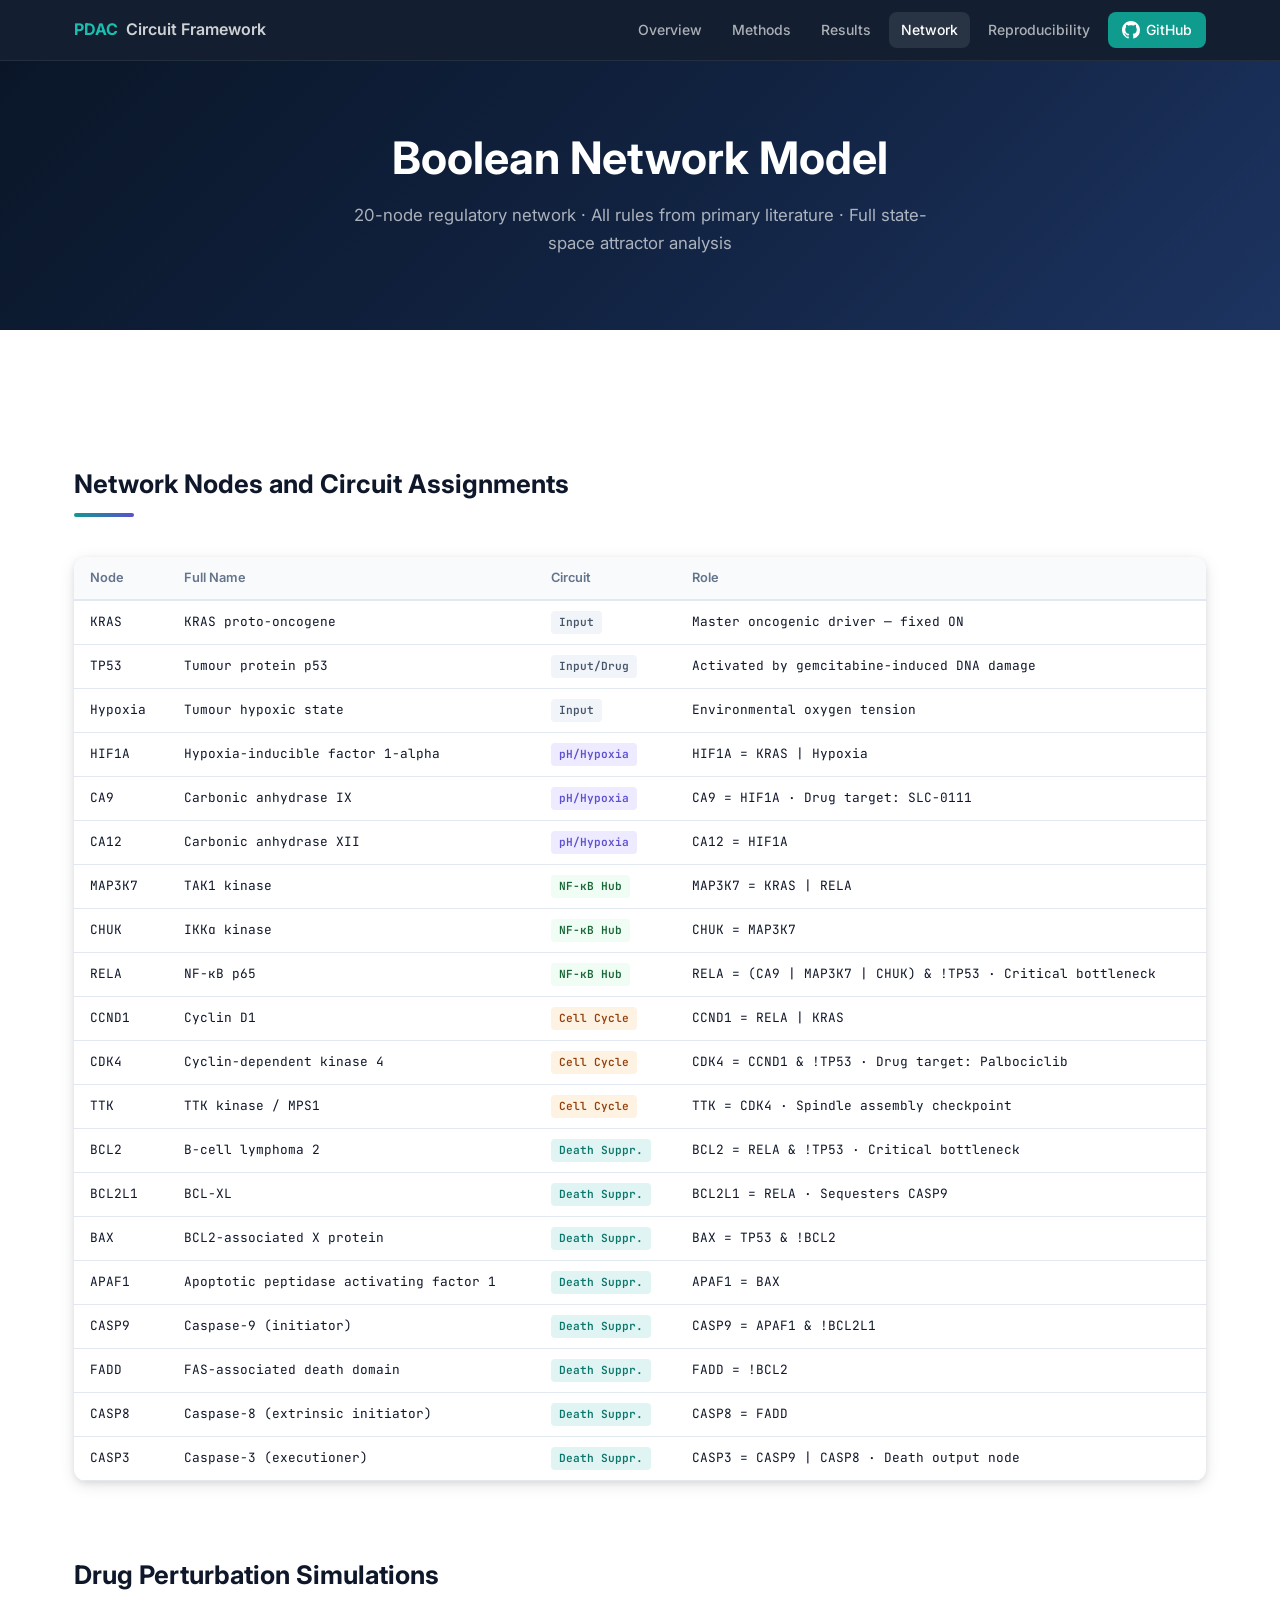
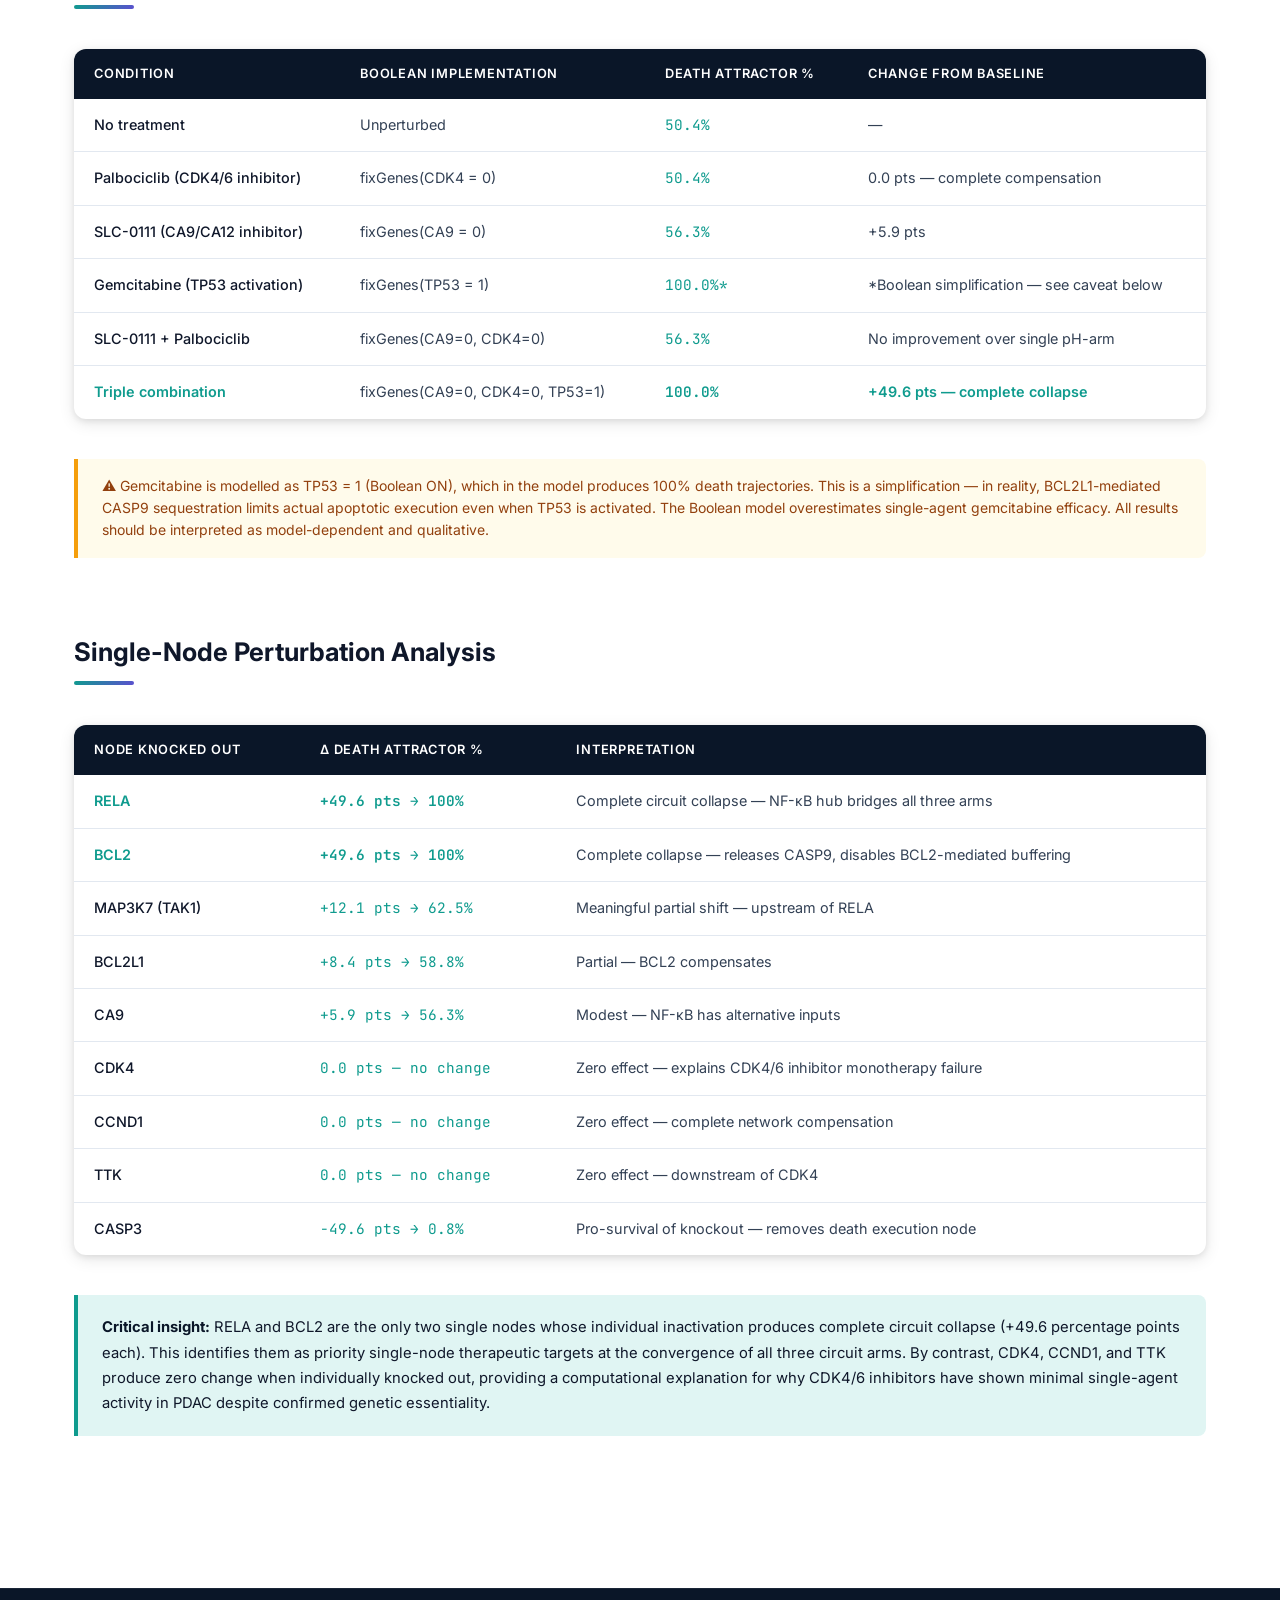
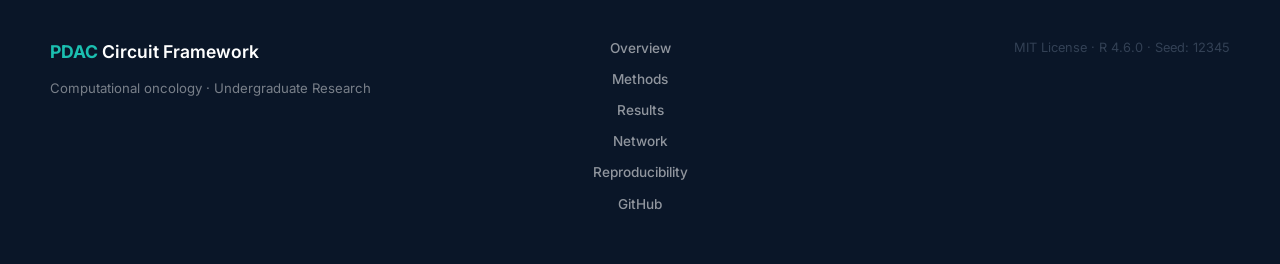
<file: docs/pages/network.html>
<!DOCTYPE html>
<html lang="en">
<head>
<meta charset="UTF-8"/>
<meta name="viewport" content="width=device-width,initial-scale=1.0"/>
<title>Network | PDAC Circuit Framework</title>
<link rel="stylesheet" href="../assets/css/main.css"/>
<link href="https://fonts.googleapis.com/css2?family=Inter:wght@300;400;500;600;700&family=JetBrains+Mono:wght@400;500&display=swap" rel="stylesheet"/>
</head>
<body>
<nav class="navbar">
  <div class="nav-inner">
    <div class="nav-brand"><span class="brand-accent">PDAC</span><span class="brand-text"> Circuit Framework</span></div>
    <div class="nav-links">
      <a href="../index.html">Overview</a>
      <a href="methods.html">Methods</a>
      <a href="results.html">Results</a>
      <a href="network.html" class="active">Network</a>
      <a href="reproducibility.html">Reproducibility</a>
      <a href="https://github.com/[YOUR-USERNAME]/pdac-circuit-framework" target="_blank" class="nav-github">
        <svg width="18" height="18" viewBox="0 0 24 24" fill="currentColor"><path d="M12 0C5.37 0 0 5.37 0 12c0 5.31 3.435 9.795 8.205 11.385.6.105.825-.255.825-.57 0-.285-.015-1.23-.015-2.235-3.015.555-3.795-.735-4.035-1.41-.135-.345-.72-1.41-1.23-1.695-.42-.225-1.02-.78-.015-.795.945-.015 1.62.87 1.845 1.23 1.08 1.815 2.805 1.305 3.495.99.105-.78.42-1.305.765-1.605-2.67-.3-5.46-1.335-5.46-5.925 0-1.305.465-2.385 1.23-3.225-.12-.3-.54-1.53.12-3.18 0 0 1.005-.315 3.3 1.23.96-.27 1.98-.405 3-.405s2.04.135 3 .405c2.295-1.56 3.3-1.23 3.3-1.23.66 1.65.24 2.88.12 3.18.765.84 1.23 1.905 1.23 3.225 0 4.605-2.805 5.625-5.475 5.925.435.375.81 1.095.81 2.22 0 1.605-.015 2.895-.015 3.3 0 .315.225.69.825.57A12.02 12.02 0 0024 12c0-6.63-5.37-12-12-12z"/></svg>GitHub</a>
    </div>
  </div>
</nav>

<div class="page-header">
  <h1>Boolean Network Model</h1>
  <p>20-node regulatory network · All rules from primary literature · Full state-space attractor analysis</p>
</div>

<div class="container" style="padding-top:60px;padding-bottom:80px;">

  <div class="result-section">
    <div class="result-section-title">Network Nodes and Circuit Assignments</div>
    <div class="result-section-divider"></div>
    <div class="results-table-container">
      <table class="network-table">
        <thead><tr><th>Node</th><th>Full Name</th><th>Circuit</th><th>Role</th></tr></thead>
        <tbody>
          <tr><td>KRAS</td><td>KRAS proto-oncogene</td><td><span class="tag tag-input">Input</span></td><td>Master oncogenic driver — fixed ON</td></tr>
          <tr><td>TP53</td><td>Tumour protein p53</td><td><span class="tag tag-input">Input/Drug</span></td><td>Activated by gemcitabine-induced DNA damage</td></tr>
          <tr><td>Hypoxia</td><td>Tumour hypoxic state</td><td><span class="tag tag-input">Input</span></td><td>Environmental oxygen tension</td></tr>
          <tr><td>HIF1A</td><td>Hypoxia-inducible factor 1-alpha</td><td><span class="tag tag-ph">pH/Hypoxia</span></td><td>HIF1A = KRAS | Hypoxia</td></tr>
          <tr><td>CA9</td><td>Carbonic anhydrase IX</td><td><span class="tag tag-ph">pH/Hypoxia</span></td><td>CA9 = HIF1A · Drug target: SLC-0111</td></tr>
          <tr><td>CA12</td><td>Carbonic anhydrase XII</td><td><span class="tag tag-ph">pH/Hypoxia</span></td><td>CA12 = HIF1A</td></tr>
          <tr><td>MAP3K7</td><td>TAK1 kinase</td><td><span class="tag tag-nfkb">NF-κB Hub</span></td><td>MAP3K7 = KRAS | RELA</td></tr>
          <tr><td>CHUK</td><td>IKKα kinase</td><td><span class="tag tag-nfkb">NF-κB Hub</span></td><td>CHUK = MAP3K7</td></tr>
          <tr><td>RELA</td><td>NF-κB p65</td><td><span class="tag tag-nfkb">NF-κB Hub</span></td><td>RELA = (CA9 | MAP3K7 | CHUK) & !TP53 · Critical bottleneck</td></tr>
          <tr><td>CCND1</td><td>Cyclin D1</td><td><span class="tag tag-cycle">Cell Cycle</span></td><td>CCND1 = RELA | KRAS</td></tr>
          <tr><td>CDK4</td><td>Cyclin-dependent kinase 4</td><td><span class="tag tag-cycle">Cell Cycle</span></td><td>CDK4 = CCND1 & !TP53 · Drug target: Palbociclib</td></tr>
          <tr><td>TTK</td><td>TTK kinase / MPS1</td><td><span class="tag tag-cycle">Cell Cycle</span></td><td>TTK = CDK4 · Spindle assembly checkpoint</td></tr>
          <tr><td>BCL2</td><td>B-cell lymphoma 2</td><td><span class="tag tag-death">Death Suppr.</span></td><td>BCL2 = RELA & !TP53 · Critical bottleneck</td></tr>
          <tr><td>BCL2L1</td><td>BCL-XL</td><td><span class="tag tag-death">Death Suppr.</span></td><td>BCL2L1 = RELA · Sequesters CASP9</td></tr>
          <tr><td>BAX</td><td>BCL2-associated X protein</td><td><span class="tag tag-death">Death Suppr.</span></td><td>BAX = TP53 & !BCL2</td></tr>
          <tr><td>APAF1</td><td>Apoptotic peptidase activating factor 1</td><td><span class="tag tag-death">Death Suppr.</span></td><td>APAF1 = BAX</td></tr>
          <tr><td>CASP9</td><td>Caspase-9 (initiator)</td><td><span class="tag tag-death">Death Suppr.</span></td><td>CASP9 = APAF1 & !BCL2L1</td></tr>
          <tr><td>FADD</td><td>FAS-associated death domain</td><td><span class="tag tag-death">Death Suppr.</span></td><td>FADD = !BCL2</td></tr>
          <tr><td>CASP8</td><td>Caspase-8 (extrinsic initiator)</td><td><span class="tag tag-death">Death Suppr.</span></td><td>CASP8 = FADD</td></tr>
          <tr><td>CASP3</td><td>Caspase-3 (executioner)</td><td><span class="tag tag-death">Death Suppr.</span></td><td>CASP3 = CASP9 | CASP8 · Death output node</td></tr>
        </tbody>
      </table>
    </div>
  </div>

  <div class="result-section">
    <div class="result-section-title">Drug Perturbation Simulations</div>
    <div class="result-section-divider"></div>
    <div class="results-table-container">
      <table class="results-table">
        <thead><tr><th>Condition</th><th>Boolean Implementation</th><th>Death Attractor %</th><th>Change from Baseline</th></tr></thead>
        <tbody>
          <tr><td>No treatment</td><td>Unperturbed</td><td class="mono">50.4%</td><td>—</td></tr>
          <tr><td>Palbociclib (CDK4/6 inhibitor)</td><td>fixGenes(CDK4 = 0)</td><td class="mono">50.4%</td><td>0.0 pts — complete compensation</td></tr>
          <tr><td>SLC-0111 (CA9/CA12 inhibitor)</td><td>fixGenes(CA9 = 0)</td><td class="mono">56.3%</td><td>+5.9 pts</td></tr>
          <tr><td>Gemcitabine (TP53 activation)</td><td>fixGenes(TP53 = 1)</td><td class="mono">100.0%*</td><td>*Boolean simplification — see caveat below</td></tr>
          <tr><td>SLC-0111 + Palbociclib</td><td>fixGenes(CA9=0, CDK4=0)</td><td class="mono">56.3%</td><td>No improvement over single pH-arm</td></tr>
          <tr><td class="highlight">Triple combination</td><td>fixGenes(CA9=0, CDK4=0, TP53=1)</td><td class="mono highlight">100.0%</td><td class="highlight">+49.6 pts — complete collapse</td></tr>
        </tbody>
      </table>
    </div>
    <div class="warning-box" style="margin-top:16px;"><p>⚠ Gemcitabine is modelled as TP53 = 1 (Boolean ON), which in the model produces 100% death trajectories. This is a simplification — in reality, BCL2L1-mediated CASP9 sequestration limits actual apoptotic execution even when TP53 is activated. The Boolean model overestimates single-agent gemcitabine efficacy. All results should be interpreted as model-dependent and qualitative.</p></div>
  </div>

  <div class="result-section">
    <div class="result-section-title">Single-Node Perturbation Analysis</div>
    <div class="result-section-divider"></div>
    <div class="results-table-container">
      <table class="results-table">
        <thead><tr><th>Node knocked out</th><th>Δ Death attractor %</th><th>Interpretation</th></tr></thead>
        <tbody>
          <tr><td class="highlight">RELA</td><td class="mono highlight">+49.6 pts → 100%</td><td>Complete circuit collapse — NF-κB hub bridges all three arms</td></tr>
          <tr><td class="highlight">BCL2</td><td class="mono highlight">+49.6 pts → 100%</td><td>Complete collapse — releases CASP9, disables BCL2-mediated buffering</td></tr>
          <tr><td>MAP3K7 (TAK1)</td><td class="mono">+12.1 pts → 62.5%</td><td>Meaningful partial shift — upstream of RELA</td></tr>
          <tr><td>BCL2L1</td><td class="mono">+8.4 pts → 58.8%</td><td>Partial — BCL2 compensates</td></tr>
          <tr><td>CA9</td><td class="mono">+5.9 pts → 56.3%</td><td>Modest — NF-κB has alternative inputs</td></tr>
          <tr><td>CDK4</td><td class="mono">0.0 pts — no change</td><td>Zero effect — explains CDK4/6 inhibitor monotherapy failure</td></tr>
          <tr><td>CCND1</td><td class="mono">0.0 pts — no change</td><td>Zero effect — complete network compensation</td></tr>
          <tr><td>TTK</td><td class="mono">0.0 pts — no change</td><td>Zero effect — downstream of CDK4</td></tr>
          <tr><td>CASP3</td><td class="mono">−49.6 pts → 0.8%</td><td>Pro-survival of knockout — removes death execution node</td></tr>
        </tbody>
      </table>
    </div>
    <div class="finding-box" style="margin-top:20px;">
      <p><strong>Critical insight:</strong> RELA and BCL2 are the only two single nodes whose individual inactivation produces complete circuit collapse (+49.6 percentage points each). This identifies them as priority single-node therapeutic targets at the convergence of all three circuit arms. By contrast, CDK4, CCND1, and TTK produce zero change when individually knocked out, providing a computational explanation for why CDK4/6 inhibitors have shown minimal single-agent activity in PDAC despite confirmed genetic essentiality.</p>
    </div>
  </div>

</div>

<footer class="footer">
  <div class="footer-inner">
    <div class="footer-left"><div class="footer-brand"><span class="brand-accent">PDAC</span> Circuit Framework</div><p class="footer-desc">Computational oncology · Undergraduate Research</p></div>
    <div class="footer-links">
      <a href="../index.html">Overview</a><a href="methods.html">Methods</a><a href="results.html">Results</a>
      <a href="network.html">Network</a><a href="reproducibility.html">Reproducibility</a>
      <a href="https://github.com/[YOUR-USERNAME]/pdac-circuit-framework" target="_blank">GitHub</a>
    </div>
    <div class="footer-right"><p>MIT License · R 4.6.0 · Seed: 12345</p></div>
  </div>
</footer>
</body>
</html>
</file>
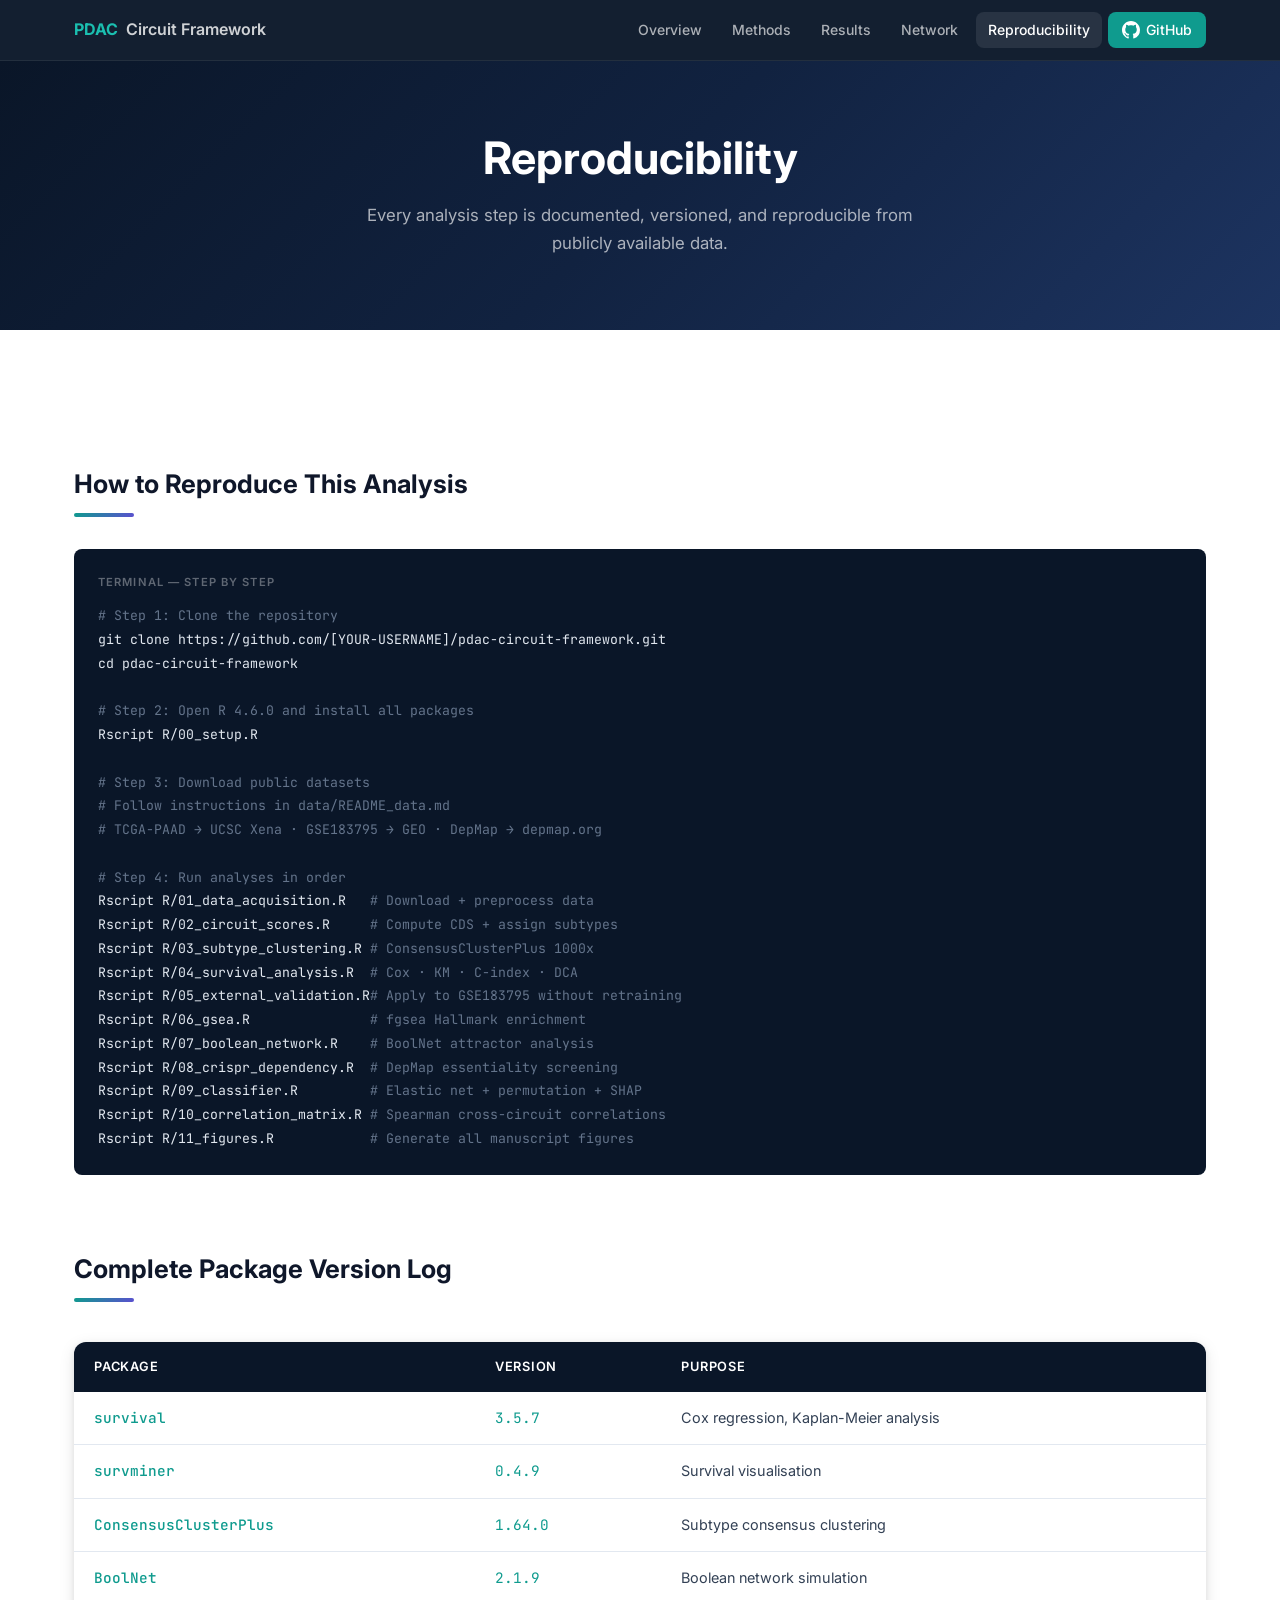
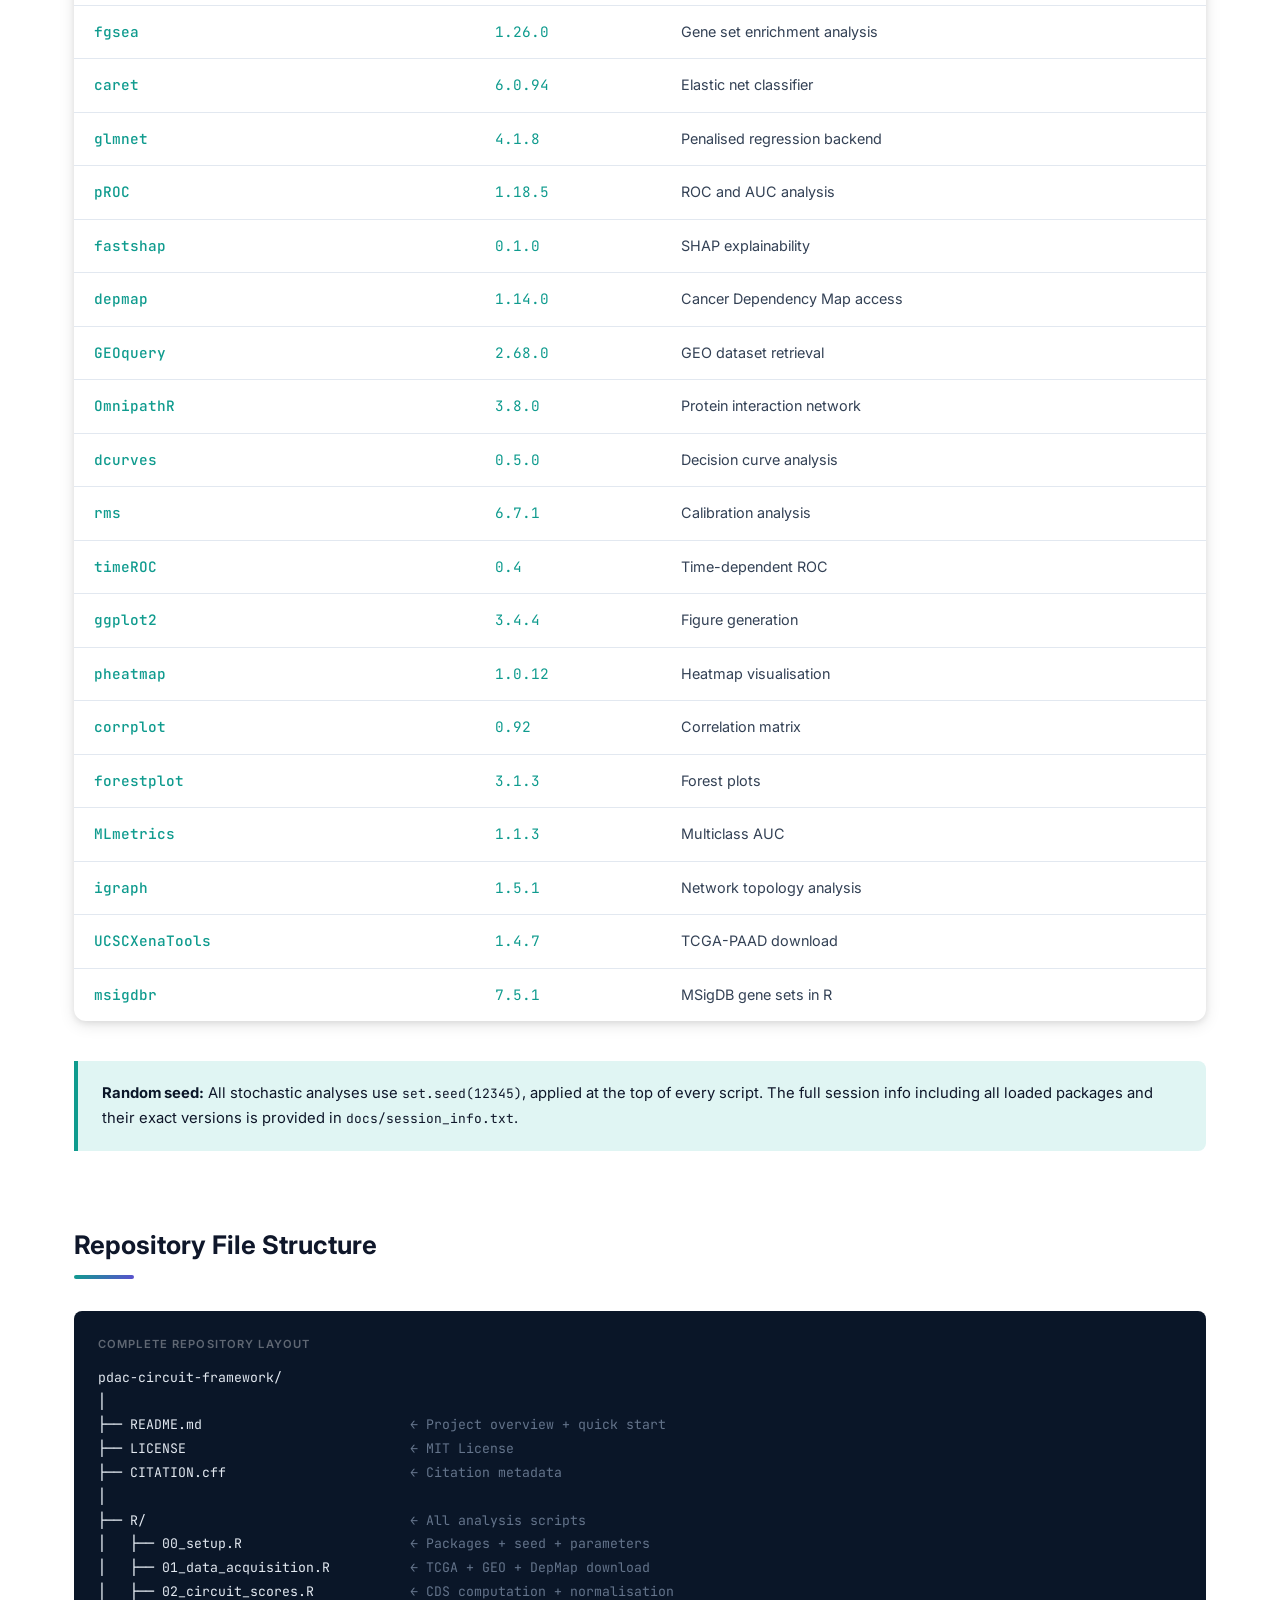
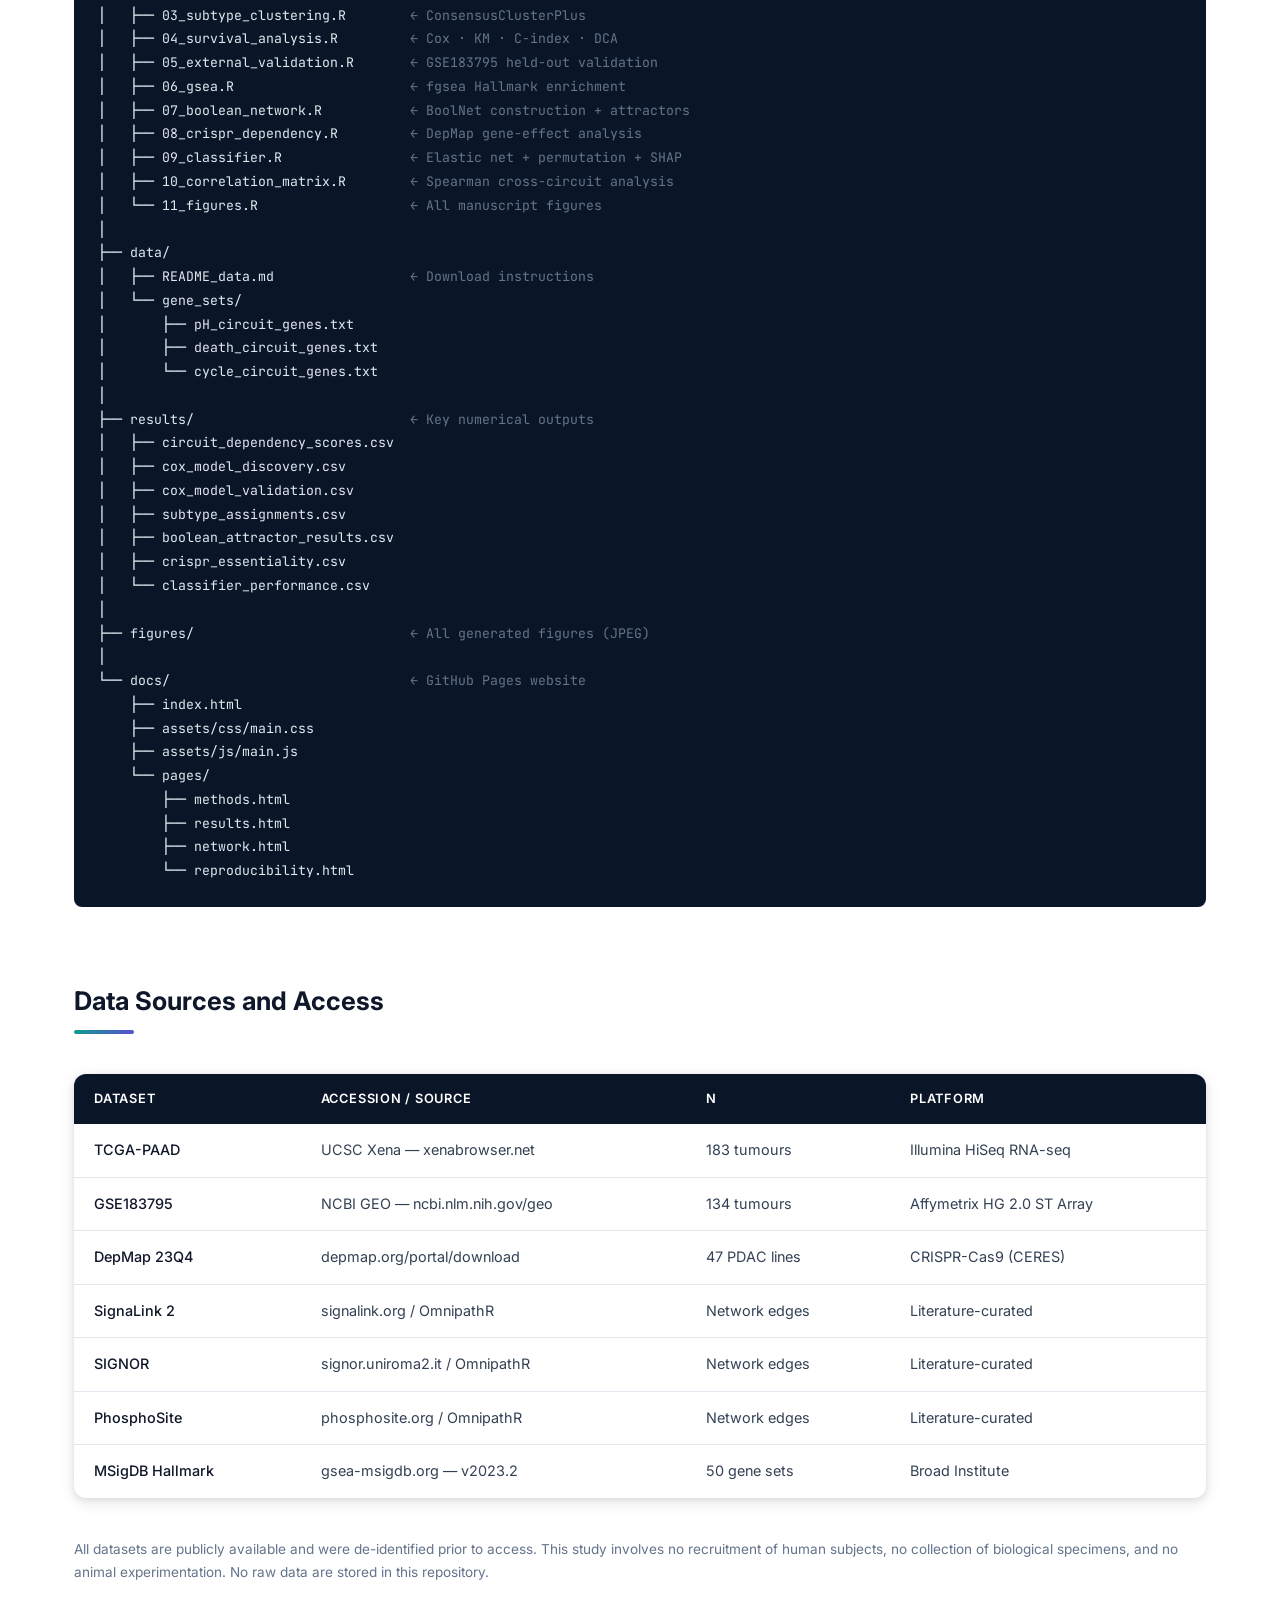
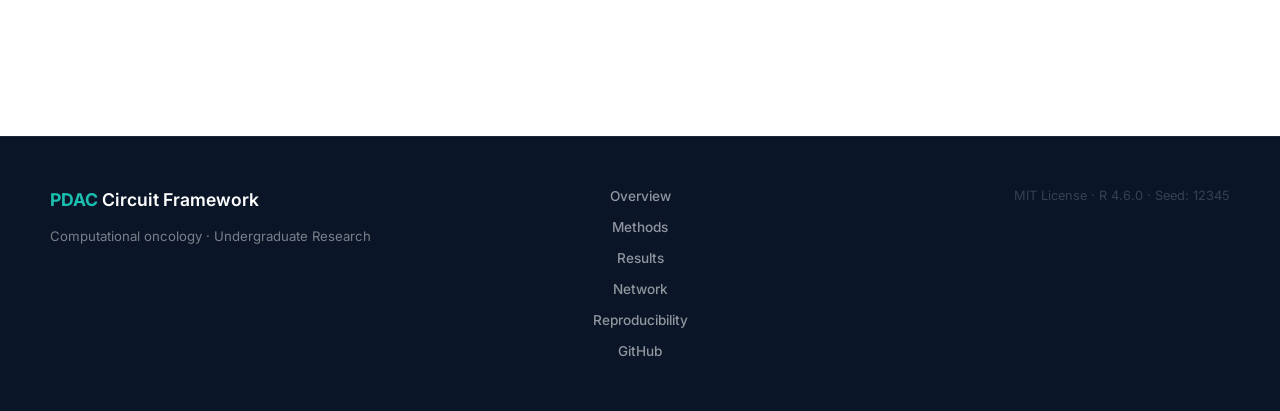
<file: docs/pages/reproducibility.html>
<!DOCTYPE html>
<html lang="en">
<head>
<meta charset="UTF-8"/>
<meta name="viewport" content="width=device-width,initial-scale=1.0"/>
<title>Reproducibility | PDAC Circuit Framework</title>
<link rel="stylesheet" href="../assets/css/main.css"/>
<link href="https://fonts.googleapis.com/css2?family=Inter:wght@300;400;500;600;700&family=JetBrains+Mono:wght@400;500&display=swap" rel="stylesheet"/>
</head>
<body>
<nav class="navbar">
  <div class="nav-inner">
    <div class="nav-brand"><span class="brand-accent">PDAC</span><span class="brand-text"> Circuit Framework</span></div>
    <div class="nav-links">
      <a href="../index.html">Overview</a>
      <a href="methods.html">Methods</a>
      <a href="results.html">Results</a>
      <a href="network.html">Network</a>
      <a href="reproducibility.html" class="active">Reproducibility</a>
      <a href="https://github.com/[YOUR-USERNAME]/pdac-circuit-framework" target="_blank" class="nav-github">
        <svg width="18" height="18" viewBox="0 0 24 24" fill="currentColor"><path d="M12 0C5.37 0 0 5.37 0 12c0 5.31 3.435 9.795 8.205 11.385.6.105.825-.255.825-.57 0-.285-.015-1.23-.015-2.235-3.015.555-3.795-.735-4.035-1.41-.135-.345-.72-1.41-1.23-1.695-.42-.225-1.02-.78-.015-.795.945-.015 1.62.87 1.845 1.23 1.08 1.815 2.805 1.305 3.495.99.105-.78.42-1.305.765-1.605-2.67-.3-5.46-1.335-5.46-5.925 0-1.305.465-2.385 1.23-3.225-.12-.3-.54-1.53.12-3.18 0 0 1.005-.315 3.3 1.23.96-.27 1.98-.405 3-.405s2.04.135 3 .405c2.295-1.56 3.3-1.23 3.3-1.23.66 1.65.24 2.88.12 3.18.765.84 1.23 1.905 1.23 3.225 0 4.605-2.805 5.625-5.475 5.925.435.375.81 1.095.81 2.22 0 1.605-.015 2.895-.015 3.3 0 .315.225.69.825.57A12.02 12.02 0 0024 12c0-6.63-5.37-12-12-12z"/></svg>GitHub</a>
    </div>
  </div>
</nav>

<div class="page-header">
  <h1>Reproducibility</h1>
  <p>Every analysis step is documented, versioned, and reproducible from publicly available data.</p>
</div>

<div class="container" style="padding-top:60px;padding-bottom:80px;">

  <div class="result-section">
    <div class="result-section-title">How to Reproduce This Analysis</div>
    <div class="result-section-divider"></div>
    <div class="code-block">
      <span class="code-label">Terminal — Step by step</span>
      <pre><span class="code-comment"># Step 1: Clone the repository</span>
git clone https://github.com/[YOUR-USERNAME]/pdac-circuit-framework.git
cd pdac-circuit-framework

<span class="code-comment"># Step 2: Open R 4.6.0 and install all packages</span>
Rscript R/00_setup.R

<span class="code-comment"># Step 3: Download public datasets</span>
<span class="code-comment"># Follow instructions in data/README_data.md</span>
<span class="code-comment"># TCGA-PAAD → UCSC Xena · GSE183795 → GEO · DepMap → depmap.org</span>

<span class="code-comment"># Step 4: Run analyses in order</span>
Rscript R/01_data_acquisition.R   <span class="code-comment"># Download + preprocess data</span>
Rscript R/02_circuit_scores.R     <span class="code-comment"># Compute CDS + assign subtypes</span>
Rscript R/03_subtype_clustering.R <span class="code-comment"># ConsensusClusterPlus 1000x</span>
Rscript R/04_survival_analysis.R  <span class="code-comment"># Cox · KM · C-index · DCA</span>
Rscript R/05_external_validation.R<span class="code-comment"># Apply to GSE183795 without retraining</span>
Rscript R/06_gsea.R               <span class="code-comment"># fgsea Hallmark enrichment</span>
Rscript R/07_boolean_network.R    <span class="code-comment"># BoolNet attractor analysis</span>
Rscript R/08_crispr_dependency.R  <span class="code-comment"># DepMap essentiality screening</span>
Rscript R/09_classifier.R         <span class="code-comment"># Elastic net + permutation + SHAP</span>
Rscript R/10_correlation_matrix.R <span class="code-comment"># Spearman cross-circuit correlations</span>
Rscript R/11_figures.R            <span class="code-comment"># Generate all manuscript figures</span></pre>
    </div>
  </div>

  <div class="result-section">
    <div class="result-section-title">Complete Package Version Log</div>
    <div class="result-section-divider"></div>
    <div class="results-table-container">
      <table class="results-table">
        <thead><tr><th>Package</th><th>Version</th><th>Purpose</th></tr></thead>
        <tbody>
          <tr><td class="mono">survival</td><td class="mono">3.5.7</td><td>Cox regression, Kaplan-Meier analysis</td></tr>
          <tr><td class="mono">survminer</td><td class="mono">0.4.9</td><td>Survival visualisation</td></tr>
          <tr><td class="mono">ConsensusClusterPlus</td><td class="mono">1.64.0</td><td>Subtype consensus clustering</td></tr>
          <tr><td class="mono">BoolNet</td><td class="mono">2.1.9</td><td>Boolean network simulation</td></tr>
          <tr><td class="mono">fgsea</td><td class="mono">1.26.0</td><td>Gene set enrichment analysis</td></tr>
          <tr><td class="mono">caret</td><td class="mono">6.0.94</td><td>Elastic net classifier</td></tr>
          <tr><td class="mono">glmnet</td><td class="mono">4.1.8</td><td>Penalised regression backend</td></tr>
          <tr><td class="mono">pROC</td><td class="mono">1.18.5</td><td>ROC and AUC analysis</td></tr>
          <tr><td class="mono">fastshap</td><td class="mono">0.1.0</td><td>SHAP explainability</td></tr>
          <tr><td class="mono">depmap</td><td class="mono">1.14.0</td><td>Cancer Dependency Map access</td></tr>
          <tr><td class="mono">GEOquery</td><td class="mono">2.68.0</td><td>GEO dataset retrieval</td></tr>
          <tr><td class="mono">OmnipathR</td><td class="mono">3.8.0</td><td>Protein interaction network</td></tr>
          <tr><td class="mono">dcurves</td><td class="mono">0.5.0</td><td>Decision curve analysis</td></tr>
          <tr><td class="mono">rms</td><td class="mono">6.7.1</td><td>Calibration analysis</td></tr>
          <tr><td class="mono">timeROC</td><td class="mono">0.4</td><td>Time-dependent ROC</td></tr>
          <tr><td class="mono">ggplot2</td><td class="mono">3.4.4</td><td>Figure generation</td></tr>
          <tr><td class="mono">pheatmap</td><td class="mono">1.0.12</td><td>Heatmap visualisation</td></tr>
          <tr><td class="mono">corrplot</td><td class="mono">0.92</td><td>Correlation matrix</td></tr>
          <tr><td class="mono">forestplot</td><td class="mono">3.1.3</td><td>Forest plots</td></tr>
          <tr><td class="mono">MLmetrics</td><td class="mono">1.1.3</td><td>Multiclass AUC</td></tr>
          <tr><td class="mono">igraph</td><td class="mono">1.5.1</td><td>Network topology analysis</td></tr>
          <tr><td class="mono">UCSCXenaTools</td><td class="mono">1.4.7</td><td>TCGA-PAAD download</td></tr>
          <tr><td class="mono">msigdbr</td><td class="mono">7.5.1</td><td>MSigDB gene sets in R</td></tr>
        </tbody>
      </table>
    </div>
    <div class="finding-box" style="margin-top:20px;">
      <p><strong>Random seed:</strong> All stochastic analyses use <span class="mono">set.seed(12345)</span>, applied at the top of every script. The full session info including all loaded packages and their exact versions is provided in <span class="mono">docs/session_info.txt</span>.</p>
    </div>
  </div>

  <div class="result-section">
    <div class="result-section-title">Repository File Structure</div>
    <div class="result-section-divider"></div>
    <div class="code-block">
      <span class="code-label">Complete repository layout</span>
      <pre>pdac-circuit-framework/
│
├── README.md                          <span class="code-comment">← Project overview + quick start</span>
├── LICENSE                            <span class="code-comment">← MIT License</span>
├── CITATION.cff                       <span class="code-comment">← Citation metadata</span>
│
├── R/                                 <span class="code-comment">← All analysis scripts</span>
│   ├── 00_setup.R                     <span class="code-comment">← Packages + seed + parameters</span>
│   ├── 01_data_acquisition.R          <span class="code-comment">← TCGA + GEO + DepMap download</span>
│   ├── 02_circuit_scores.R            <span class="code-comment">← CDS computation + normalisation</span>
│   ├── 03_subtype_clustering.R        <span class="code-comment">← ConsensusClusterPlus</span>
│   ├── 04_survival_analysis.R         <span class="code-comment">← Cox · KM · C-index · DCA</span>
│   ├── 05_external_validation.R       <span class="code-comment">← GSE183795 held-out validation</span>
│   ├── 06_gsea.R                      <span class="code-comment">← fgsea Hallmark enrichment</span>
│   ├── 07_boolean_network.R           <span class="code-comment">← BoolNet construction + attractors</span>
│   ├── 08_crispr_dependency.R         <span class="code-comment">← DepMap gene-effect analysis</span>
│   ├── 09_classifier.R                <span class="code-comment">← Elastic net + permutation + SHAP</span>
│   ├── 10_correlation_matrix.R        <span class="code-comment">← Spearman cross-circuit analysis</span>
│   └── 11_figures.R                   <span class="code-comment">← All manuscript figures</span>
│
├── data/
│   ├── README_data.md                 <span class="code-comment">← Download instructions</span>
│   └── gene_sets/
│       ├── pH_circuit_genes.txt
│       ├── death_circuit_genes.txt
│       └── cycle_circuit_genes.txt
│
├── results/                           <span class="code-comment">← Key numerical outputs</span>
│   ├── circuit_dependency_scores.csv
│   ├── cox_model_discovery.csv
│   ├── cox_model_validation.csv
│   ├── subtype_assignments.csv
│   ├── boolean_attractor_results.csv
│   ├── crispr_essentiality.csv
│   └── classifier_performance.csv
│
├── figures/                           <span class="code-comment">← All generated figures (JPEG)</span>
│
└── docs/                              <span class="code-comment">← GitHub Pages website</span>
    ├── index.html
    ├── assets/css/main.css
    ├── assets/js/main.js
    └── pages/
        ├── methods.html
        ├── results.html
        ├── network.html
        └── reproducibility.html</pre>
    </div>
  </div>

  <div class="result-section">
    <div class="result-section-title">Data Sources and Access</div>
    <div class="result-section-divider"></div>
    <div class="results-table-container">
      <table class="results-table">
        <thead><tr><th>Dataset</th><th>Accession / Source</th><th>n</th><th>Platform</th></tr></thead>
        <tbody>
          <tr><td>TCGA-PAAD</td><td>UCSC Xena — xenabrowser.net</td><td>183 tumours</td><td>Illumina HiSeq RNA-seq</td></tr>
          <tr><td>GSE183795</td><td>NCBI GEO — ncbi.nlm.nih.gov/geo</td><td>134 tumours</td><td>Affymetrix HG 2.0 ST Array</td></tr>
          <tr><td>DepMap 23Q4</td><td>depmap.org/portal/download</td><td>47 PDAC lines</td><td>CRISPR-Cas9 (CERES)</td></tr>
          <tr><td>SignaLink 2</td><td>signalink.org / OmnipathR</td><td>Network edges</td><td>Literature-curated</td></tr>
          <tr><td>SIGNOR</td><td>signor.uniroma2.it / OmnipathR</td><td>Network edges</td><td>Literature-curated</td></tr>
          <tr><td>PhosphoSite</td><td>phosphosite.org / OmnipathR</td><td>Network edges</td><td>Literature-curated</td></tr>
          <tr><td>MSigDB Hallmark</td><td>gsea-msigdb.org — v2023.2</td><td>50 gene sets</td><td>Broad Institute</td></tr>
        </tbody>
      </table>
    </div>
    <p style="font-size:0.85rem;color:var(--text-light);margin-top:16px;">All datasets are publicly available and were de-identified prior to access. This study involves no recruitment of human subjects, no collection of biological specimens, and no animal experimentation. No raw data are stored in this repository.</p>
  </div>

</div>

<footer class="footer">
  <div class="footer-inner">
    <div class="footer-left"><div class="footer-brand"><span class="brand-accent">PDAC</span> Circuit Framework</div><p class="footer-desc">Computational oncology · Undergraduate Research</p></div>
    <div class="footer-links">
      <a href="../index.html">Overview</a><a href="methods.html">Methods</a><a href="results.html">Results</a>
      <a href="network.html">Network</a><a href="reproducibility.html">Reproducibility</a>
      <a href="https://github.com/[YOUR-USERNAME]/pdac-circuit-framework" target="_blank">GitHub</a>
    </div>
    <div class="footer-right"><p>MIT License · R 4.6.0 · Seed: 12345</p></div>
  </div>
</footer>
</body>
</html>
</file>
<file: docs/assets/css/main.css>
/* ══════════════════════════════════════════════════════════════
   PDAC Circuit Framework — Main Stylesheet
   Professional scientific website · Big Pharma caliber
   ══════════════════════════════════════════════════════════════ */

:root {
  --navy:       #0A1628;
  --navy-mid:   #112240;
  --navy-light: #1D3461;
  --teal:       #0F9B8E;
  --teal-light: #1BBFB0;
  --teal-pale:  #E0F5F3;
  --amber:      #C97A0A;
  --amber-pale: #FEF3E2;
  --purple:     #5B4FCF;
  --purple-pale:#EEEAFF;
  --red:        #C0392B;
  --slate:      #64748B;
  --slate-light:#94A3B8;
  --border:     #E2E8F0;
  --white:      #FFFFFF;
  --off-white:  #F8FAFC;
  --text-dark:  #0F172A;
  --text-mid:   #334155;
  --text-light: #64748B;
  --gradient:   linear-gradient(135deg, #0A1628 0%, #112240 50%, #1D3461 100%);
  --gradient-accent: linear-gradient(135deg, #0F9B8E, #5B4FCF);
  --shadow-sm:  0 1px 3px rgba(0,0,0,.08), 0 1px 2px rgba(0,0,0,.06);
  --shadow-md:  0 4px 16px rgba(0,0,0,.10), 0 2px 6px rgba(0,0,0,.08);
  --shadow-lg:  0 10px 40px rgba(0,0,0,.14), 0 4px 12px rgba(0,0,0,.08);
  --shadow-xl:  0 20px 60px rgba(0,0,0,.18);
  --radius:     12px;
  --radius-sm:  8px;
  --radius-lg:  20px;
  font-size: 16px;
}

*, *::before, *::after { box-sizing: border-box; margin: 0; padding: 0; }

html { scroll-behavior: smooth; }

body {
  font-family: 'Inter', system-ui, sans-serif;
  color: var(--text-dark);
  background: var(--white);
  line-height: 1.7;
  -webkit-font-smoothing: antialiased;
}

/* ── Typography ─────────────────────────────────────────────── */
h1 { font-size: clamp(2rem, 5vw, 3.5rem); font-weight: 700; line-height: 1.15; }
h2 { font-size: clamp(1.6rem, 3vw, 2.4rem); font-weight: 700; line-height: 1.25; }
h3 { font-size: 1.25rem; font-weight: 600; }
h4 { font-size: 1rem; font-weight: 600; }
p  { color: var(--text-mid); }

code, .mono {
  font-family: 'JetBrains Mono', 'Fira Code', monospace;
  font-size: 0.875em;
}

.gradient-text {
  background: var(--gradient-accent);
  -webkit-background-clip: text;
  -webkit-text-fill-color: transparent;
  background-clip: text;
}

a { color: var(--teal); text-decoration: none; }
a:hover { color: var(--teal-light); }

/* ── Layout ─────────────────────────────────────────────────── */
.container {
  max-width: 1180px;
  margin: 0 auto;
  padding: 0 24px;
}

.section { padding: 96px 0; }
.section-light  { background: var(--off-white); }
.section-dark   { background: var(--navy); }
.section-gradient { background: var(--gradient); }

.section-header {
  text-align: center;
  max-width: 700px;
  margin: 0 auto 64px;
}
.section-header.light h2,
.section-header.light p { color: var(--white); }

.section-tag {
  display: inline-block;
  font-size: 0.75rem;
  font-weight: 600;
  letter-spacing: .12em;
  text-transform: uppercase;
  color: var(--teal);
  background: var(--teal-pale);
  padding: 4px 14px;
  border-radius: 100px;
  margin-bottom: 16px;
}
.section-dark .section-tag,
.section-gradient .section-tag {
  background: rgba(15,155,142,.18);
  color: var(--teal-light);
}

.section-lead {
  font-size: 1.125rem;
  color: var(--text-light);
  margin-top: 16px;
}
.section-dark .section-lead,
.section-gradient .section-lead { color: var(--slate-light); }

/* ── Navbar ─────────────────────────────────────────────────── */
.navbar {
  position: sticky;
  top: 0;
  z-index: 100;
  background: rgba(10,22,40,.96);
  backdrop-filter: blur(12px);
  border-bottom: 1px solid rgba(255,255,255,.07);
}

.nav-inner {
  max-width: 1180px;
  margin: 0 auto;
  padding: 0 24px;
  height: 60px;
  display: flex;
  align-items: center;
  justify-content: space-between;
}

.nav-brand {
  font-size: 1rem;
  font-weight: 600;
  color: var(--white);
  display: flex;
  align-items: center;
  gap: 8px;
}
.brand-accent {
  color: var(--teal-light);
  font-weight: 700;
}
.brand-text { color: rgba(255,255,255,.80); }

.nav-links {
  display: flex;
  align-items: center;
  gap: 6px;
}
.nav-links a {
  font-size: 0.875rem;
  font-weight: 500;
  color: rgba(255,255,255,.65);
  padding: 6px 12px;
  border-radius: var(--radius-sm);
  transition: all .2s;
}
.nav-links a:hover,
.nav-links a.active {
  color: var(--white);
  background: rgba(255,255,255,.09);
}
.nav-github {
  display: flex;
  align-items: center;
  gap: 6px;
  color: var(--white) !important;
  background: var(--teal) !important;
  padding: 6px 14px !important;
}
.nav-github:hover { background: var(--teal-light) !important; }

/* ── Hero ───────────────────────────────────────────────────── */
.hero {
  position: relative;
  background: var(--gradient);
  padding: 100px 24px 120px;
  text-align: center;
  overflow: hidden;
}

.hero-bg-grid {
  position: absolute;
  inset: 0;
  background-image:
    linear-gradient(rgba(15,155,142,.08) 1px, transparent 1px),
    linear-gradient(90deg, rgba(15,155,142,.08) 1px, transparent 1px);
  background-size: 48px 48px;
  mask-image: radial-gradient(ellipse 80% 80% at 50% 50%, black 40%, transparent 100%);
}

.hero-content {
  position: relative;
  max-width: 900px;
  margin: 0 auto;
}

.hero-badge {
  display: inline-block;
  font-size: 0.75rem;
  font-weight: 600;
  letter-spacing: .1em;
  text-transform: uppercase;
  color: var(--teal-light);
  border: 1px solid rgba(15,155,142,.35);
  padding: 6px 18px;
  border-radius: 100px;
  margin-bottom: 28px;
}

.hero-title {
  color: var(--white);
  margin-bottom: 24px;
}

.hero-subtitle {
  font-size: 1.15rem;
  color: rgba(255,255,255,.70);
  max-width: 680px;
  margin: 0 auto 40px;
  line-height: 1.8;
}

.hero-actions {
  display: flex;
  align-items: center;
  justify-content: center;
  gap: 14px;
  flex-wrap: wrap;
  margin-bottom: 32px;
}

.hero-warning {
  display: inline-flex;
  align-items: center;
  gap: 8px;
  font-size: 0.80rem;
  color: rgba(255,255,255,.50);
  background: rgba(255,255,255,.06);
  border: 1px solid rgba(255,255,255,.10);
  padding: 8px 18px;
  border-radius: 100px;
}
.hero-warning svg { flex-shrink: 0; color: #F59E0B; }

/* ── Buttons ─────────────────────────────────────────────────── */
.btn-primary {
  display: inline-flex;
  align-items: center;
  gap: 8px;
  background: var(--teal);
  color: var(--white);
  font-weight: 600;
  font-size: 0.9rem;
  padding: 12px 28px;
  border-radius: var(--radius-sm);
  transition: all .2s;
  box-shadow: 0 4px 14px rgba(15,155,142,.35);
}
.btn-primary:hover {
  background: var(--teal-light);
  color: var(--white);
  transform: translateY(-1px);
  box-shadow: 0 6px 20px rgba(15,155,142,.45);
}

.btn-secondary {
  display: inline-flex;
  align-items: center;
  gap: 8px;
  background: rgba(255,255,255,.10);
  color: var(--white);
  font-weight: 600;
  font-size: 0.9rem;
  padding: 12px 28px;
  border-radius: var(--radius-sm);
  border: 1px solid rgba(255,255,255,.20);
  transition: all .2s;
}
.btn-secondary:hover {
  background: rgba(255,255,255,.18);
  color: var(--white);
  border-color: rgba(255,255,255,.35);
}

.btn-ghost {
  display: inline-flex;
  align-items: center;
  gap: 8px;
  color: rgba(255,255,255,.75);
  font-weight: 600;
  font-size: 0.9rem;
  padding: 12px 24px;
  border-radius: var(--radius-sm);
  border: 1px solid rgba(255,255,255,.15);
  transition: all .2s;
}
.btn-ghost:hover {
  color: var(--white);
  border-color: rgba(255,255,255,.35);
}

/* ── Stats bar ───────────────────────────────────────────────── */
.stats-bar {
  background: var(--navy-mid);
  border-top: 1px solid rgba(255,255,255,.06);
  border-bottom: 1px solid rgba(255,255,255,.06);
  padding: 28px 24px;
}

.stats-inner {
  max-width: 1180px;
  margin: 0 auto;
  display: flex;
  align-items: center;
  justify-content: center;
  gap: 0;
  flex-wrap: wrap;
}

.stat-item {
  text-align: center;
  padding: 8px 40px;
  flex-shrink: 0;
}
.stat-number {
  display: block;
  font-size: 2rem;
  font-weight: 700;
  color: var(--teal-light);
  line-height: 1;
  margin-bottom: 4px;
  font-variant-numeric: tabular-nums;
}
.stat-label {
  display: block;
  font-size: 0.75rem;
  color: rgba(255,255,255,.50);
  font-weight: 500;
  letter-spacing: .04em;
}
.stat-divider {
  width: 1px;
  height: 40px;
  background: rgba(255,255,255,.10);
  flex-shrink: 0;
}

/* ── Circuit cards ───────────────────────────────────────────── */
.circuit-cards {
  display: grid;
  grid-template-columns: repeat(auto-fit, minmax(300px, 1fr));
  gap: 24px;
  margin-bottom: 36px;
}

.circuit-card {
  background: var(--white);
  border-radius: var(--radius);
  padding: 32px;
  box-shadow: var(--shadow-md);
  border-top: 4px solid transparent;
  transition: transform .2s, box-shadow .2s;
}
.circuit-card:hover {
  transform: translateY(-4px);
  box-shadow: var(--shadow-lg);
}
.circuit-ph    { border-top-color: var(--purple); }
.circuit-death { border-top-color: var(--teal); }
.circuit-cycle { border-top-color: var(--amber); }

.circuit-icon {
  width: 52px; height: 52px;
  display: flex; align-items: center; justify-content: center;
  border-radius: var(--radius-sm);
  margin-bottom: 18px;
}
.circuit-ph    .circuit-icon { background: var(--purple-pale); color: var(--purple); }
.circuit-death .circuit-icon { background: var(--teal-pale);   color: var(--teal); }
.circuit-cycle .circuit-icon { background: var(--amber-pale);  color: var(--amber); }

.circuit-card h3 { margin-bottom: 10px; }
.circuit-card p  { font-size: 0.9rem; margin-bottom: 16px; }

.circuit-genes {
  font-family: 'JetBrains Mono', monospace;
  font-size: 0.78rem;
  color: var(--text-light);
  background: var(--off-white);
  padding: 8px 12px;
  border-radius: var(--radius-sm);
  margin-bottom: 10px;
}

.circuit-drug {
  font-size: 0.8rem;
  font-weight: 500;
  color: var(--teal);
}

.coupling-banner {
  background: var(--navy);
  color: var(--white);
  border-radius: var(--radius);
  padding: 24px 32px;
  display: flex;
  align-items: flex-start;
  gap: 20px;
}
.coupling-icon {
  font-size: 1.5rem;
  color: var(--teal-light);
  flex-shrink: 0;
  margin-top: 2px;
}
.coupling-text {
  font-size: 0.95rem;
  color: rgba(255,255,255,.80);
  line-height: 1.7;
}
.coupling-text strong { color: var(--white); }

/* ── Results grid ────────────────────────────────────────────── */
.results-grid {
  display: grid;
  grid-template-columns: repeat(auto-fit, minmax(320px, 1fr));
  gap: 20px;
}

.result-card {
  background: rgba(255,255,255,.05);
  border: 1px solid rgba(255,255,255,.09);
  border-radius: var(--radius);
  padding: 28px;
  transition: all .2s;
}
.result-card:hover {
  background: rgba(255,255,255,.08);
  border-color: rgba(15,155,142,.3);
  transform: translateY(-2px);
}
.result-card-highlight {
  border-color: rgba(15,155,142,.4);
  background: rgba(15,155,142,.07);
}

.result-number {
  font-size: 2.2rem;
  font-weight: 700;
  color: var(--teal-light);
  font-variant-numeric: tabular-nums;
  line-height: 1;
  margin-bottom: 8px;
}
.result-title {
  font-size: 1rem;
  font-weight: 600;
  color: var(--white);
  margin-bottom: 10px;
}
.result-detail {
  font-size: 0.875rem;
  color: rgba(255,255,255,.60);
  line-height: 1.7;
  margin-bottom: 16px;
}
.result-link {
  font-size: 0.8rem;
  color: var(--teal-light);
  font-weight: 500;
}

/* ── Boolean visual ──────────────────────────────────────────── */
.boolean-visual {
  background: var(--white);
  border-radius: var(--radius);
  padding: 40px;
  box-shadow: var(--shadow-md);
  margin-bottom: 32px;
}

.treatment-bars { display: flex; flex-direction: column; gap: 16px; margin-bottom: 24px; }

.treatment-row {
  display: grid;
  grid-template-columns: 220px 1fr;
  align-items: center;
  gap: 20px;
}
.treatment-label {
  font-size: 0.875rem;
  color: var(--text-mid);
  text-align: right;
}

.bar-container {
  background: var(--off-white);
  border-radius: 6px;
  height: 36px;
  overflow: hidden;
  position: relative;
}

.bar {
  height: 100%;
  border-radius: 6px;
  display: flex;
  align-items: center;
  padding: 0 14px;
  transition: width 1s ease;
}
.bar-neutral  { background: linear-gradient(90deg, #94A3B8, #CBD5E1); }
.bar-partial  { background: linear-gradient(90deg, #F59E0B, #FCD34D); }
.bar-complete { background: linear-gradient(90deg, #0F9B8E, #1BBFB0); }

.bar-value {
  font-size: 0.8rem;
  font-weight: 600;
  color: var(--navy);
  white-space: nowrap;
}

.boolean-caption {
  font-size: 0.825rem;
  color: var(--text-light);
  text-align: center;
  font-style: italic;
  line-height: 1.6;
}

.boolean-cta { text-align: center; }

/* ── Pipeline steps ──────────────────────────────────────────── */
.pipeline-steps {
  display: flex;
  align-items: center;
  justify-content: center;
  flex-wrap: wrap;
  gap: 0;
}

.pipeline-step {
  background: rgba(255,255,255,.06);
  border: 1px solid rgba(255,255,255,.09);
  border-radius: var(--radius);
  padding: 24px 20px;
  text-align: center;
  max-width: 160px;
  transition: all .2s;
}
.pipeline-step:hover {
  background: rgba(255,255,255,.10);
  border-color: rgba(15,155,142,.3);
  transform: translateY(-2px);
}
.step-num {
  font-size: 1.8rem;
  font-weight: 700;
  color: var(--teal-light);
  margin-bottom: 8px;
  font-variant-numeric: tabular-nums;
}
.step-content h4 { color: var(--white); font-size: 0.875rem; margin-bottom: 6px; }
.step-content p  { color: rgba(255,255,255,.50); font-size: 0.75rem; line-height: 1.5; }

.pipeline-arrow {
  font-size: 1.5rem;
  color: rgba(15,155,142,.5);
  padding: 0 8px;
  font-weight: 300;
}

/* ── Caveats box ─────────────────────────────────────────────── */
.caveat-box {
  background: var(--white);
  border: 1px solid #FDE68A;
  border-radius: var(--radius);
  padding: 36px;
  box-shadow: 0 4px 20px rgba(245,158,11,.08);
}

.caveat-header {
  display: flex;
  align-items: center;
  gap: 10px;
  font-size: 1rem;
  font-weight: 600;
  color: #92400E;
  margin-bottom: 24px;
}
.caveat-header svg { color: #F59E0B; }

.caveat-grid {
  display: grid;
  grid-template-columns: repeat(auto-fit, minmax(280px, 1fr));
  gap: 16px;
}

.caveat-item {
  background: #FFFBEB;
  border-radius: var(--radius-sm);
  padding: 16px;
  font-size: 0.875rem;
  color: #78350F;
  line-height: 1.6;
}
.caveat-item strong { color: #92400E; }

/* ── Footer ──────────────────────────────────────────────────── */
.footer {
  background: var(--navy);
  border-top: 1px solid rgba(255,255,255,.07);
  padding: 48px 24px;
}

.footer-inner {
  max-width: 1180px;
  margin: 0 auto;
  display: grid;
  grid-template-columns: 1fr auto 1fr;
  gap: 40px;
  align-items: start;
}

.footer-brand {
  font-size: 1.1rem;
  font-weight: 600;
  color: var(--white);
  margin-bottom: 10px;
}
.footer-desc {
  font-size: 0.825rem;
  color: rgba(255,255,255,.45);
  line-height: 1.7;
}

.footer-links {
  display: flex;
  flex-direction: column;
  gap: 8px;
  align-items: center;
}
.footer-links a {
  font-size: 0.85rem;
  color: rgba(255,255,255,.55);
  font-weight: 500;
  transition: color .2s;
}
.footer-links a:hover { color: var(--teal-light); }

.footer-right {
  text-align: right;
  font-size: 0.8rem;
  color: rgba(255,255,255,.35);
  line-height: 1.7;
}

/* ══════════════════════════════════════════════════════════════
   RESULTS PAGE SPECIFIC
   ══════════════════════════════════════════════════════════════ */
.page-header {
  background: var(--gradient);
  padding: 72px 24px;
  text-align: center;
}
.page-header h1 { color: var(--white); font-size: clamp(1.8rem, 4vw, 2.8rem); }
.page-header p  { color: rgba(255,255,255,.65); font-size: 1.05rem; max-width: 600px; margin: 16px auto 0; }

.results-table-container {
  background: var(--white);
  border-radius: var(--radius);
  overflow: hidden;
  box-shadow: var(--shadow-md);
  margin: 40px 0;
}

.results-table {
  width: 100%;
  border-collapse: collapse;
}
.results-table th {
  background: var(--navy);
  color: var(--white);
  font-size: 0.8rem;
  font-weight: 600;
  letter-spacing: .06em;
  text-transform: uppercase;
  padding: 14px 20px;
  text-align: left;
}
.results-table td {
  padding: 14px 20px;
  font-size: 0.9rem;
  border-bottom: 1px solid var(--border);
  color: var(--text-mid);
}
.results-table tr:last-child td { border-bottom: none; }
.results-table tr:hover td { background: var(--off-white); }
.results-table td:first-child { font-weight: 500; color: var(--text-dark); }
.results-table td.mono { font-family: 'JetBrains Mono', monospace; color: var(--teal); }
.results-table td.highlight { color: var(--teal); font-weight: 600; }

.result-section {
  margin: 72px 0;
  scroll-margin-top: 80px;
}
.result-section-title {
  font-size: 1.6rem;
  font-weight: 700;
  margin-bottom: 8px;
  color: var(--text-dark);
}
.result-section-subtitle {
  font-size: 1rem;
  color: var(--text-light);
  margin-bottom: 32px;
}
.result-section-divider {
  height: 4px;
  width: 60px;
  background: var(--gradient-accent);
  border-radius: 2px;
  margin-bottom: 32px;
}

.finding-box {
  background: var(--teal-pale);
  border-left: 4px solid var(--teal);
  border-radius: 0 var(--radius-sm) var(--radius-sm) 0;
  padding: 20px 24px;
  margin-bottom: 24px;
}
.finding-box p { color: var(--text-dark); font-size: 0.925rem; line-height: 1.7; }
.finding-box strong { color: var(--navy); }

.warning-box {
  background: #FFFBEB;
  border-left: 4px solid #F59E0B;
  border-radius: 0 var(--radius-sm) var(--radius-sm) 0;
  padding: 16px 24px;
  margin: 16px 0;
}
.warning-box p { color: #92400E; font-size: 0.875rem; line-height: 1.6; }

/* ══════════════════════════════════════════════════════════════
   METHODS PAGE
   ══════════════════════════════════════════════════════════════ */
.methods-grid {
  display: grid;
  grid-template-columns: repeat(auto-fit, minmax(340px, 1fr));
  gap: 24px;
  margin: 40px 0;
}

.method-card {
  background: var(--white);
  border-radius: var(--radius);
  padding: 32px;
  box-shadow: var(--shadow-sm);
  border: 1px solid var(--border);
}
.method-card h3 {
  font-size: 1.05rem;
  margin-bottom: 16px;
  color: var(--navy);
  display: flex;
  align-items: center;
  gap: 10px;
}
.method-num {
  width: 28px; height: 28px;
  background: var(--navy);
  color: var(--white);
  font-size: 0.75rem;
  font-weight: 700;
  border-radius: 50%;
  display: flex; align-items: center; justify-content: center;
  flex-shrink: 0;
}

.method-list {
  list-style: none;
  display: flex;
  flex-direction: column;
  gap: 8px;
}
.method-list li {
  font-size: 0.875rem;
  color: var(--text-mid);
  padding-left: 16px;
  position: relative;
  line-height: 1.6;
}
.method-list li::before {
  content: '→';
  position: absolute;
  left: 0;
  color: var(--teal);
  font-weight: 600;
}

/* ══════════════════════════════════════════════════════════════
   CODE BLOCKS
   ══════════════════════════════════════════════════════════════ */
.code-block {
  background: var(--navy);
  border-radius: var(--radius-sm);
  padding: 24px;
  margin: 20px 0;
  overflow-x: auto;
  position: relative;
}
.code-block pre {
  font-family: 'JetBrains Mono', monospace;
  font-size: 0.825rem;
  color: #E2E8F0;
  line-height: 1.8;
  white-space: pre;
}
.code-block .code-comment { color: #64748B; }
.code-block .code-keyword { color: #93C5FD; }
.code-block .code-string  { color: #86EFAC; }
.code-block .code-number  { color: #FCA5A5; }
.code-block .code-func    { color: #FDE68A; }

.code-label {
  font-size: 0.7rem;
  font-weight: 600;
  letter-spacing: .1em;
  text-transform: uppercase;
  color: rgba(255,255,255,.35);
  margin-bottom: 12px;
  display: block;
}

/* ══════════════════════════════════════════════════════════════
   NETWORK PAGE
   ══════════════════════════════════════════════════════════════ */
.network-table {
  width: 100%;
  border-collapse: collapse;
  font-size: 0.875rem;
}
.network-table th {
  background: var(--off-white);
  padding: 10px 16px;
  text-align: left;
  font-size: 0.8rem;
  color: var(--text-light);
  font-weight: 600;
  border-bottom: 2px solid var(--border);
}
.network-table td {
  padding: 10px 16px;
  border-bottom: 1px solid var(--border);
  font-family: 'JetBrains Mono', monospace;
  font-size: 0.8rem;
  vertical-align: top;
}
.network-table tr:hover td { background: var(--off-white); }
.tag {
  display: inline-block;
  font-size: 0.7rem;
  font-weight: 600;
  padding: 2px 8px;
  border-radius: 4px;
}
.tag-ph    { background: var(--purple-pale); color: var(--purple); }
.tag-death { background: var(--teal-pale);   color: #0A766B; }
.tag-cycle { background: var(--amber-pale);  color: #92400E; }
.tag-nfkb  { background: #F0FDF4;            color: #166534; }
.tag-input { background: #F1F5F9;            color: #475569; }

/* ══════════════════════════════════════════════════════════════
   RESPONSIVE
   ══════════════════════════════════════════════════════════════ */
@media (max-width: 768px) {
  .nav-links a:not(.nav-github) { display: none; }
  .hero { padding: 64px 20px 80px; }
  .stats-inner { gap: 16px; }
  .stat-item { padding: 8px 20px; }
  .stat-divider { display: none; }
  .pipeline-steps { flex-direction: column; align-items: stretch; }
  .pipeline-arrow { transform: rotate(90deg); text-align: center; }
  .pipeline-step { max-width: 100%; }
  .footer-inner { grid-template-columns: 1fr; text-align: center; }
  .footer-right { text-align: center; }
  .footer-links { flex-direction: row; flex-wrap: wrap; justify-content: center; }
  .treatment-row { grid-template-columns: 140px 1fr; }
  .section { padding: 60px 0; }
}

@media (max-width: 480px) {
  .hero-actions { flex-direction: column; align-items: stretch; }
  .btn-primary, .btn-secondary, .btn-ghost { text-align: center; justify-content: center; }
}
</file>
